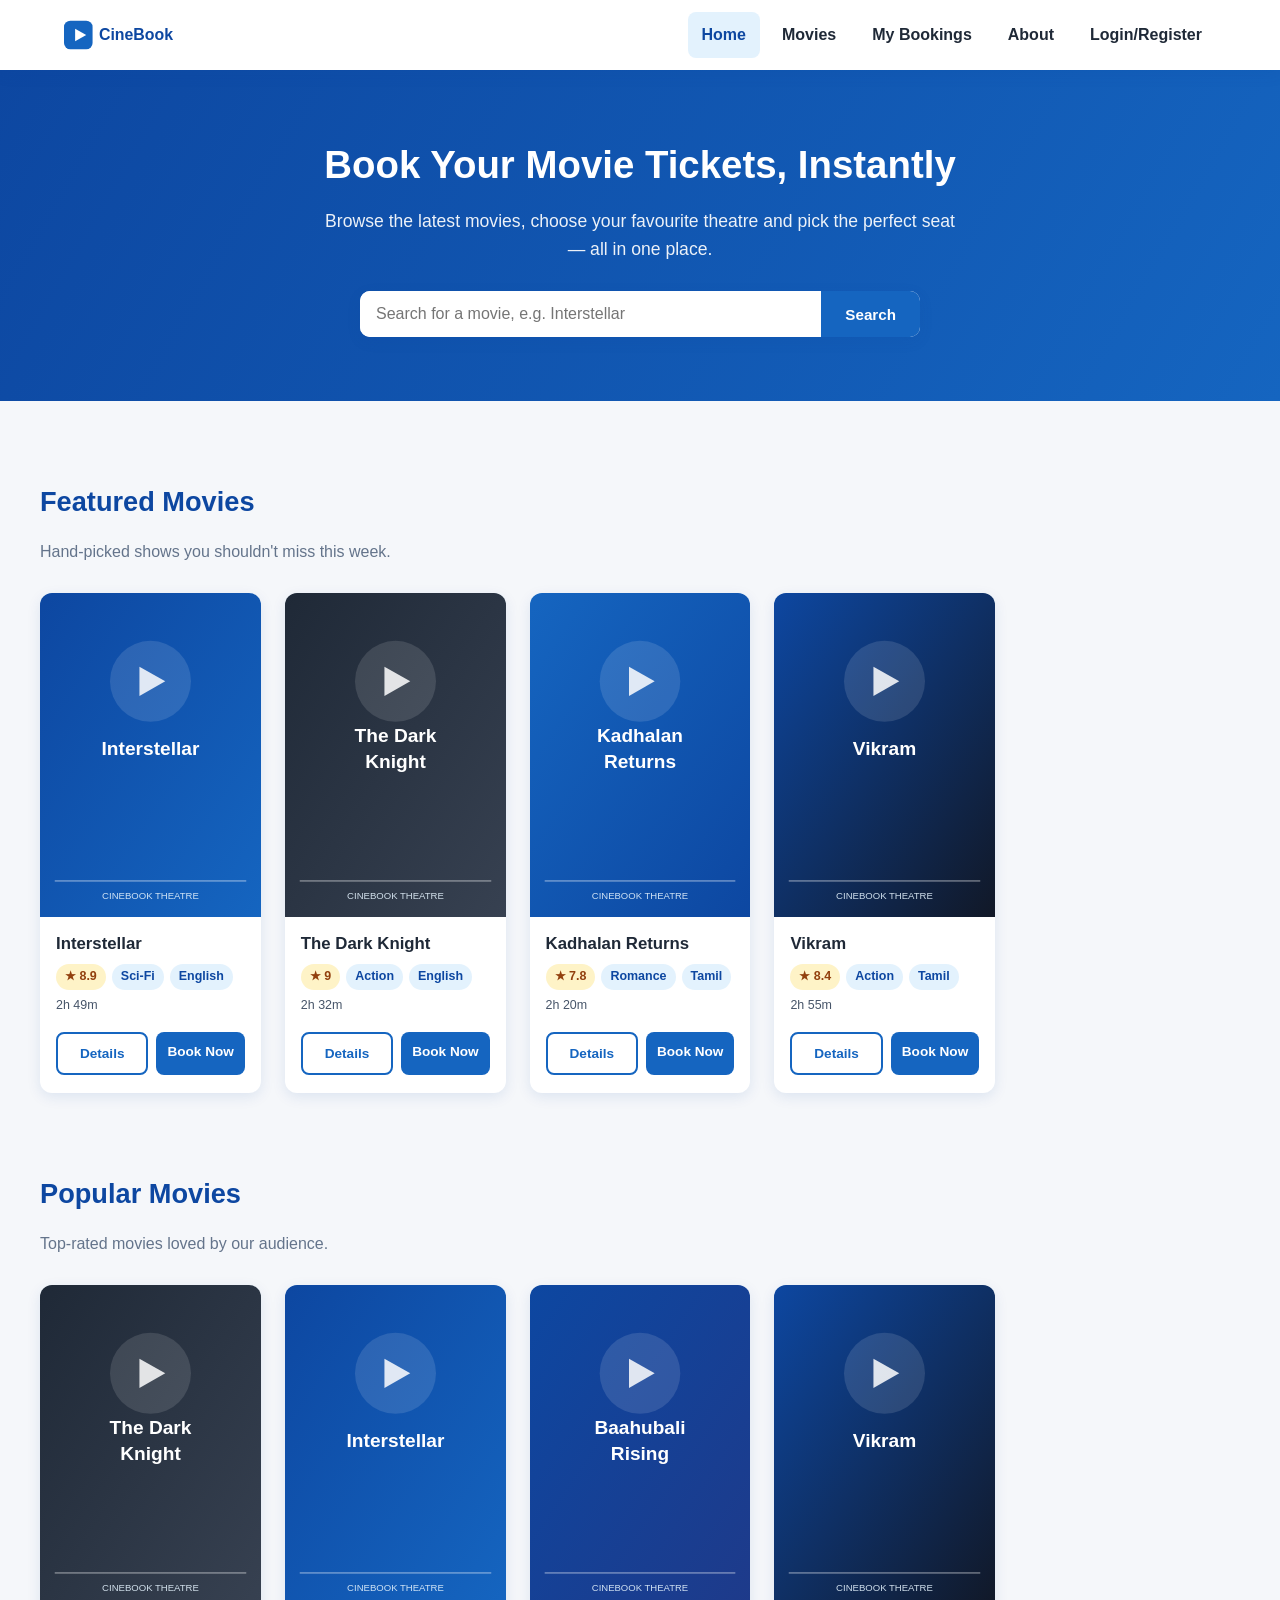
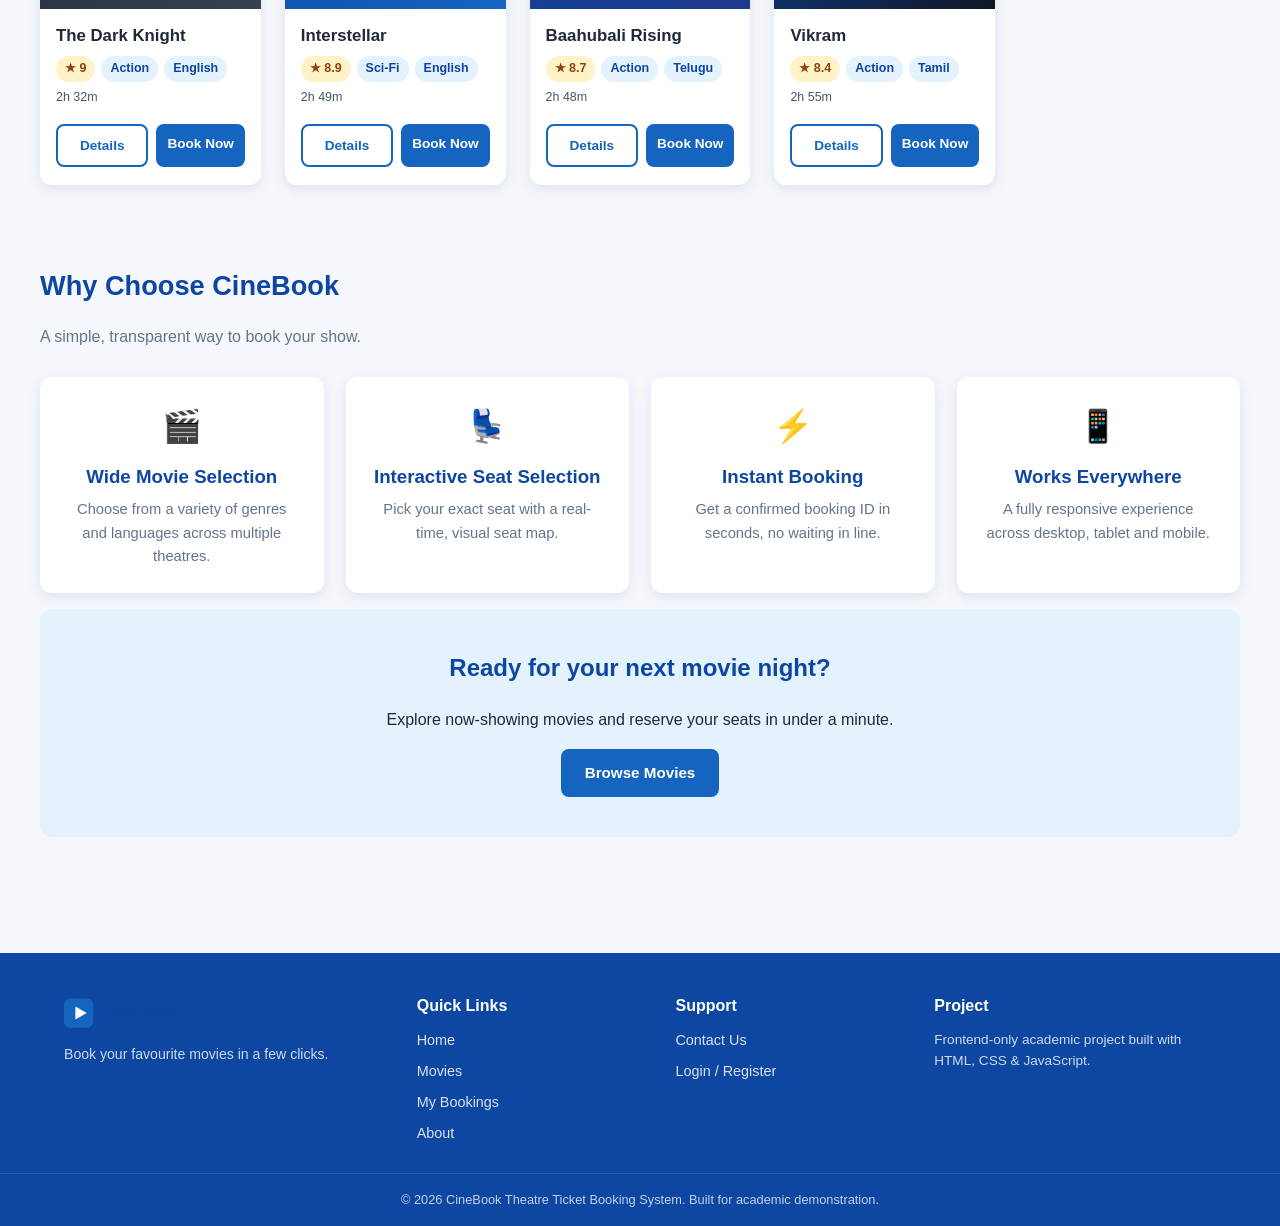
<file: index.html>
<!DOCTYPE html>
<html lang="en">
<head>
<meta charset="UTF-8">
<meta name="viewport" content="width=device-width, initial-scale=1.0">
<title>CineBook — Theatre Ticket Booking System</title>
<meta name="description" content="Book movie tickets online — browse movies, select seats and reserve your show in minutes.">
<link rel="stylesheet" href="css/style.css">
<link rel="stylesheet" href="css/responsive.css">
</head>
<body>

<div id="site-navbar"></div>

<header class="hero">
  <h1>Book Your Movie Tickets, Instantly</h1>
  <p>Browse the latest movies, choose your favourite theatre and pick the perfect seat — all in one place.</p>
  <form id="hero-search-form" class="search-bar" role="search">
    <label for="hero-search-input" class="sr-only" style="position:absolute;left:-9999px;">Search movies</label>
    <input type="text" id="hero-search-input" placeholder="Search for a movie, e.g. Interstellar">
    <button type="submit" class="btn btn-primary">Search</button>
  </form>
</header>

<main>
  <section class="section container">
    <h2 class="section-title">Featured Movies</h2>
    <p class="section-subtitle">Hand-picked shows you shouldn't miss this week.</p>
    <div id="featured-movies" class="grid"></div>
  </section>

  <section class="section container" style="padding-top:0;">
    <h2 class="section-title">Popular Movies</h2>
    <p class="section-subtitle">Top-rated movies loved by our audience.</p>
    <div id="popular-movies" class="grid"></div>
  </section>

  <section class="section container" style="padding-top:0;">
    <h2 class="section-title">Why Choose CineBook</h2>
    <p class="section-subtitle">A simple, transparent way to book your show.</p>
    <div class="feature-grid">
      <div class="feature-card">
        <div class="feature-icon">🎬</div>
        <h3>Wide Movie Selection</h3>
        <p>Choose from a variety of genres and languages across multiple theatres.</p>
      </div>
      <div class="feature-card">
        <div class="feature-icon">💺</div>
        <h3>Interactive Seat Selection</h3>
        <p>Pick your exact seat with a real-time, visual seat map.</p>
      </div>
      <div class="feature-card">
        <div class="feature-icon">⚡</div>
        <h3>Instant Booking</h3>
        <p>Get a confirmed booking ID in seconds, no waiting in line.</p>
      </div>
      <div class="feature-card">
        <div class="feature-icon">📱</div>
        <h3>Works Everywhere</h3>
        <p>A fully responsive experience across desktop, tablet and mobile.</p>
      </div>
    </div>

    <div class="cta-banner">
      <h2>Ready for your next movie night?</h2>
      <p>Explore now-showing movies and reserve your seats in under a minute.</p>
      <a href="movies.html" class="btn btn-primary">Browse Movies</a>
    </div>
  </section>
</main>

<div id="site-footer"></div>

<script src="js/data.js"></script>
<script src="js/common.js"></script>
<script src="js/home.js"></script>
</body>
</html>
</file>
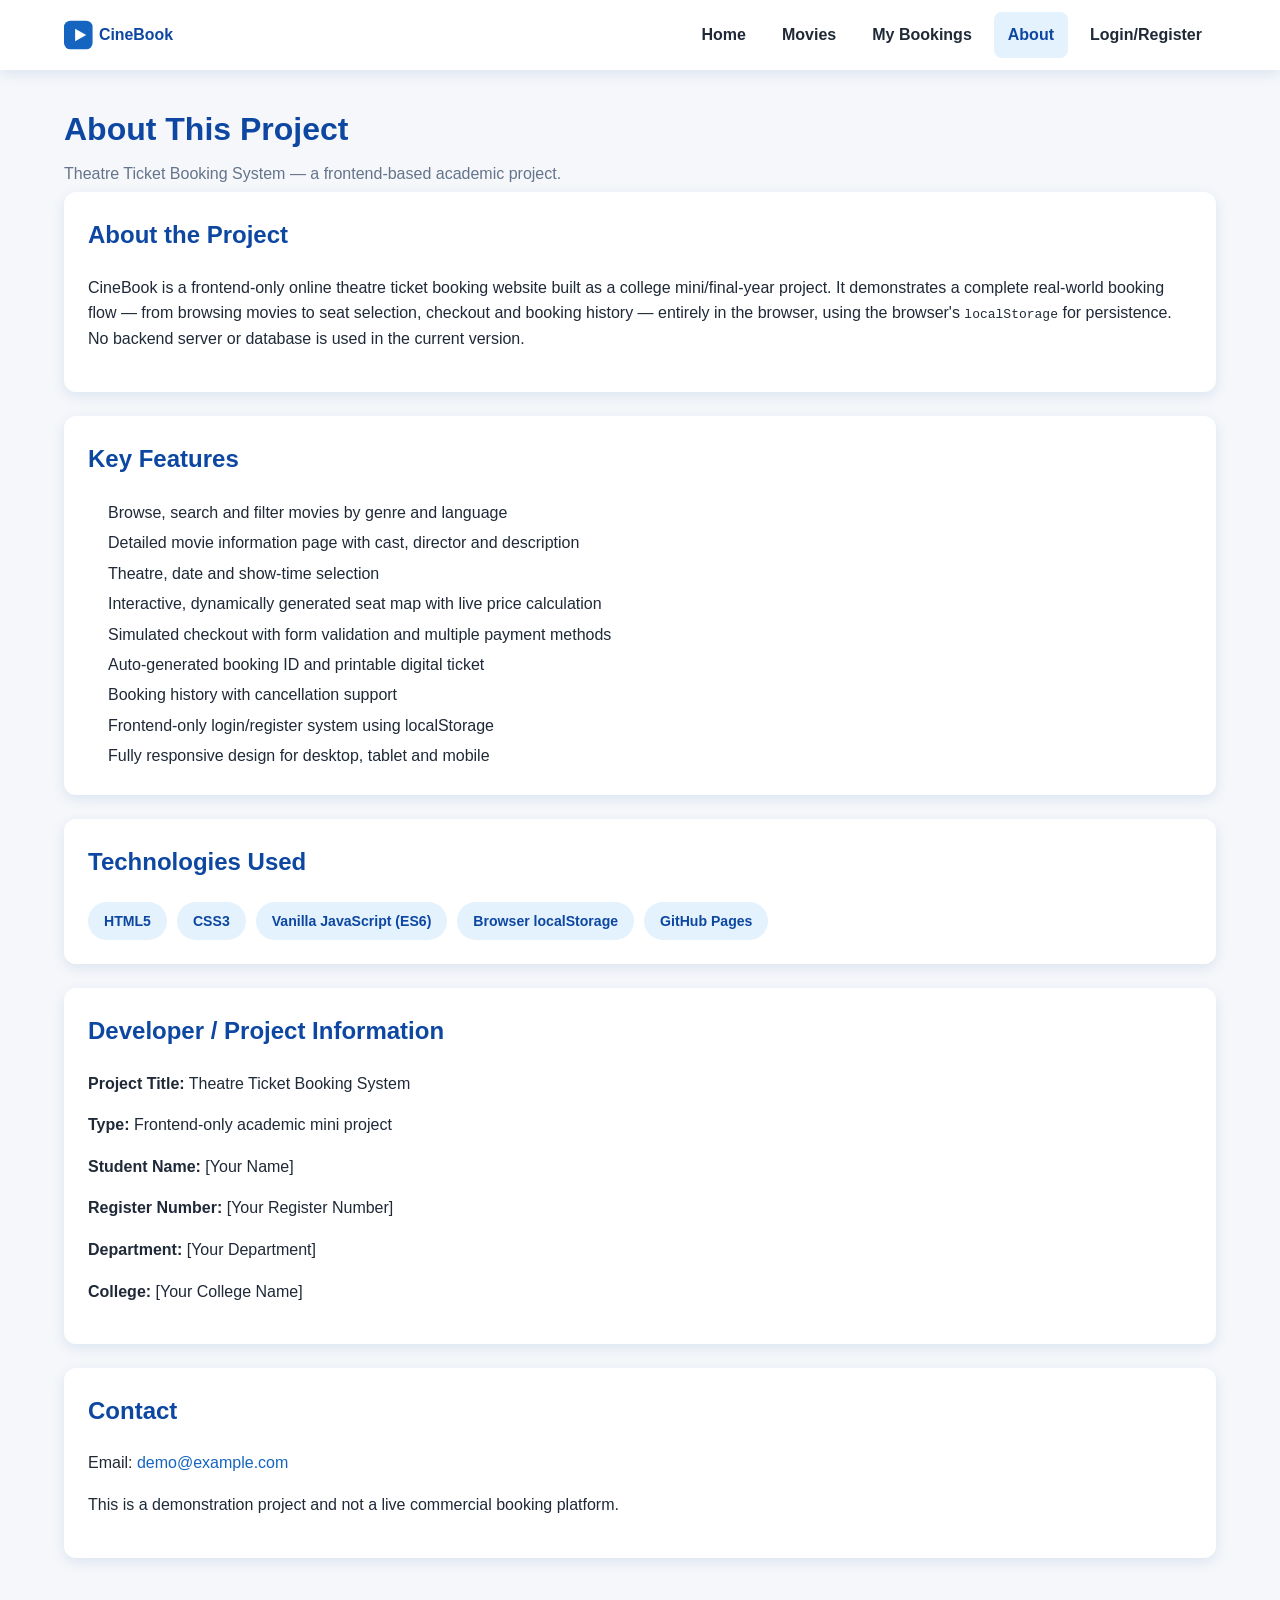
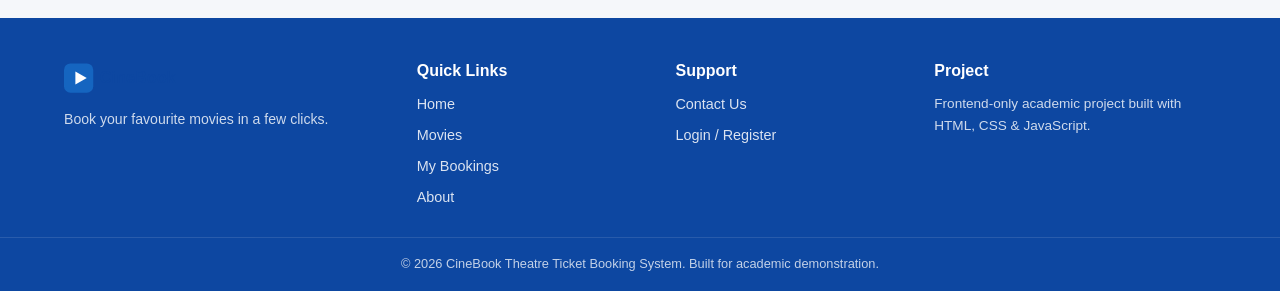
<file: about.html>
<!DOCTYPE html>
<html lang="en">
<head>
<meta charset="UTF-8">
<meta name="viewport" content="width=device-width, initial-scale=1.0">
<title>About — CineBook</title>
<link rel="stylesheet" href="css/style.css">
<link rel="stylesheet" href="css/responsive.css">
</head>
<body>

<div id="site-navbar"></div>

<main class="container">
  <div class="page-heading">
    <h1>About This Project</h1>
    <p>Theatre Ticket Booking System — a frontend-based academic project.</p>
  </div>

  <div class="card">
    <h2>About the Project</h2>
    <p>CineBook is a frontend-only online theatre ticket booking website built as a college mini/final-year
    project. It demonstrates a complete real-world booking flow — from browsing movies to seat selection,
    checkout and booking history — entirely in the browser, using the browser's <code>localStorage</code>
    for persistence. No backend server or database is used in the current version.</p>
  </div>

  <div class="card">
    <h2>Key Features</h2>
    <ul style="padding-left:20px;line-height:1.9;">
      <li>Browse, search and filter movies by genre and language</li>
      <li>Detailed movie information page with cast, director and description</li>
      <li>Theatre, date and show-time selection</li>
      <li>Interactive, dynamically generated seat map with live price calculation</li>
      <li>Simulated checkout with form validation and multiple payment methods</li>
      <li>Auto-generated booking ID and printable digital ticket</li>
      <li>Booking history with cancellation support</li>
      <li>Frontend-only login/register system using localStorage</li>
      <li>Fully responsive design for desktop, tablet and mobile</li>
    </ul>
  </div>

  <div class="card">
    <h2>Technologies Used</h2>
    <div class="tech-grid">
      <span class="tech-chip">HTML5</span>
      <span class="tech-chip">CSS3</span>
      <span class="tech-chip">Vanilla JavaScript (ES6)</span>
      <span class="tech-chip">Browser localStorage</span>
      <span class="tech-chip">GitHub Pages</span>
    </div>
  </div>

  <div class="card">
    <h2>Developer / Project Information</h2>
    <p><strong>Project Title:</strong> Theatre Ticket Booking System</p>
    <p><strong>Type:</strong> Frontend-only academic mini project</p>
    <p><strong>Student Name:</strong> [Your Name]</p>
    <p><strong>Register Number:</strong> [Your Register Number]</p>
    <p><strong>Department:</strong> [Your Department]</p>
    <p><strong>College:</strong> [Your College Name]</p>
  </div>

  <div class="card">
    <h2>Contact</h2>
    <p>Email: <a href="mailto:demo@example.com" style="color:var(--primary-blue);">demo@example.com</a></p>
    <p>This is a demonstration project and not a live commercial booking platform.</p>
  </div>
</main>

<div id="site-footer"></div>

<script src="js/data.js"></script>
<script src="js/common.js"></script>
<script src="js/about.js"></script>
</body>
</html>
</file>
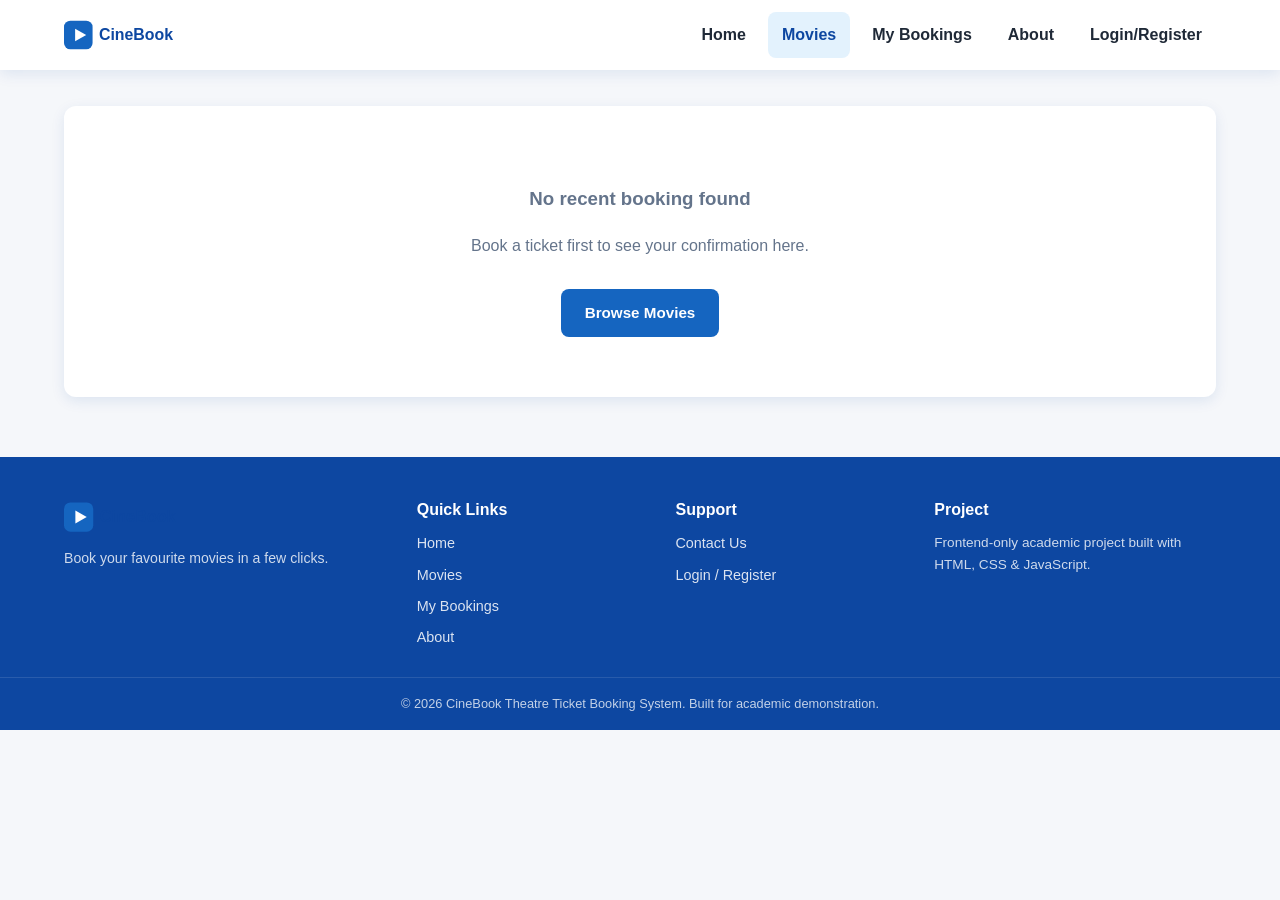
<file: booking-confirmation.html>
<!DOCTYPE html>
<html lang="en">
<head>
<meta charset="UTF-8">
<meta name="viewport" content="width=device-width, initial-scale=1.0">
<title>Booking Confirmed — CineBook</title>
<link rel="stylesheet" href="css/style.css">
<link rel="stylesheet" href="css/responsive.css">
</head>
<body>

<div id="site-navbar"></div>

<main class="container" style="padding-top:36px;">
  <div id="confirmation-content"></div>
</main>

<div id="site-footer"></div>

<script src="js/data.js"></script>
<script src="js/common.js"></script>
<script src="js/confirmation.js"></script>
</body>
</html>
</file>
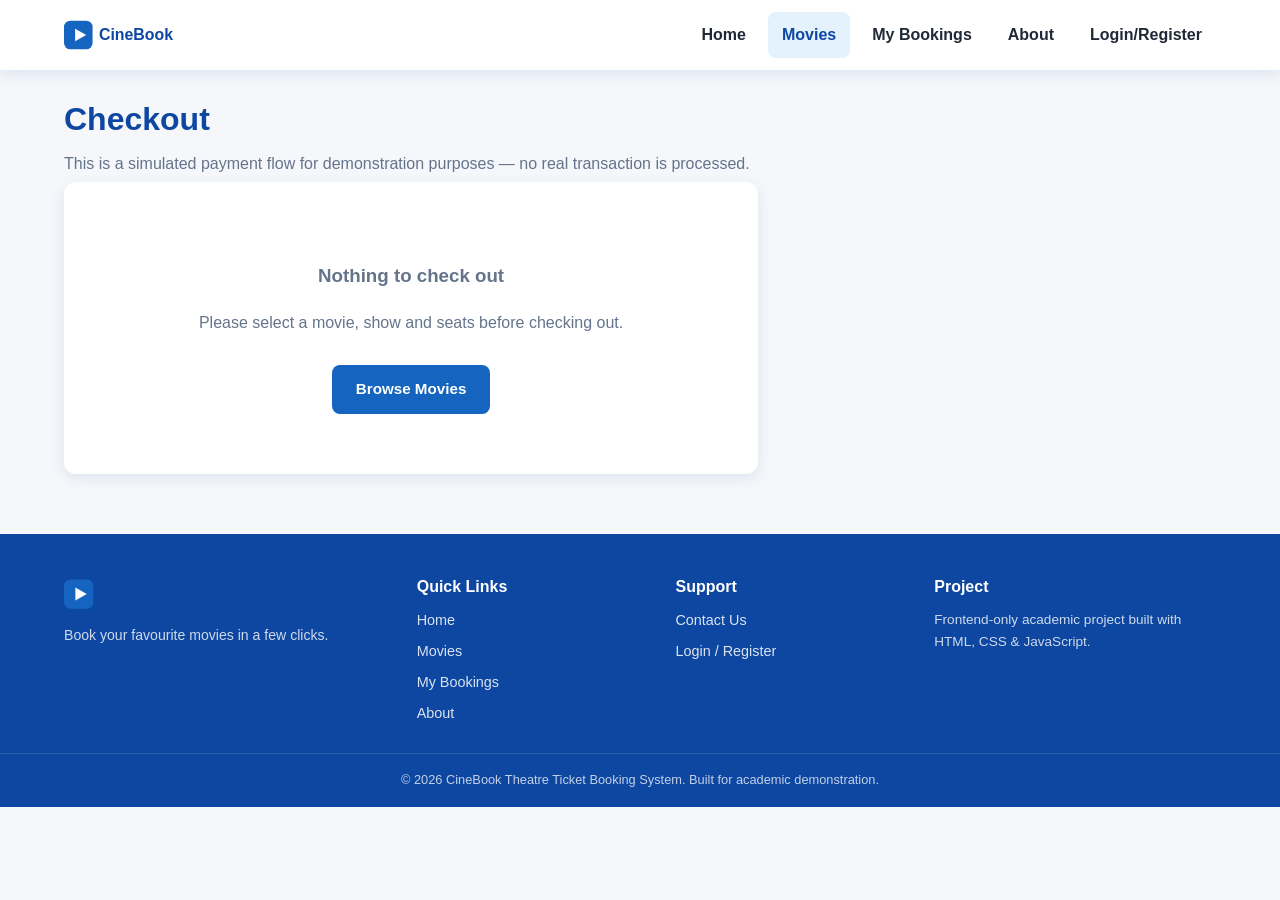
<file: checkout.html>
<!DOCTYPE html>
<html lang="en">
<head>
<meta charset="UTF-8">
<meta name="viewport" content="width=device-width, initial-scale=1.0">
<title>Checkout — CineBook</title>
<link rel="stylesheet" href="css/style.css">
<link rel="stylesheet" href="css/responsive.css">
</head>
<body>

<div id="site-navbar"></div>

<main class="container" style="padding-top:24px;">
  <div class="page-heading" style="padding-top:0;">
    <h1>Checkout</h1>
    <p>This is a simulated payment flow for demonstration purposes — no real transaction is processed.</p>
  </div>

  <div id="checkout-content" class="two-col">
    <form id="checkout-form">
      <div class="card">
        <h2>Customer Details</h2>
        <div class="form-group">
          <label for="full-name">Full Name</label>
          <input type="text" id="full-name" placeholder="Demo User" required>
          <span class="error-text"></span>
        </div>
        <div class="form-group">
          <label for="email">Email</label>
          <input type="email" id="email" placeholder="demo@example.com" required>
          <span class="error-text"></span>
        </div>
        <div class="form-group">
          <label for="mobile">Mobile Number</label>
          <input type="tel" id="mobile" placeholder="9876543210" maxlength="10" required>
          <span class="error-text"></span>
        </div>
      </div>

      <div class="card">
        <h2>Payment Method</h2>
        <div class="payment-options">
          <div class="payment-option" data-method="UPI">📱 UPI</div>
          <div class="payment-option" data-method="Card">💳 Card</div>
          <div class="payment-option" data-method="Net Banking">🏦 Net Banking</div>
          <div class="payment-option" data-method="Cash at Counter">💵 Cash at Counter</div>
        </div>
      </div>

      <button type="submit" class="btn btn-success btn-block" style="padding:16px;font-size:1.05rem;">Confirm Booking</button>
    </form>

    <div class="sticky-col">
      <div class="card" id="order-summary"></div>
    </div>
  </div>
</main>

<div id="site-footer"></div>

<script src="js/data.js"></script>
<script src="js/common.js"></script>
<script src="js/checkout.js"></script>
</body>
</html>
</file>
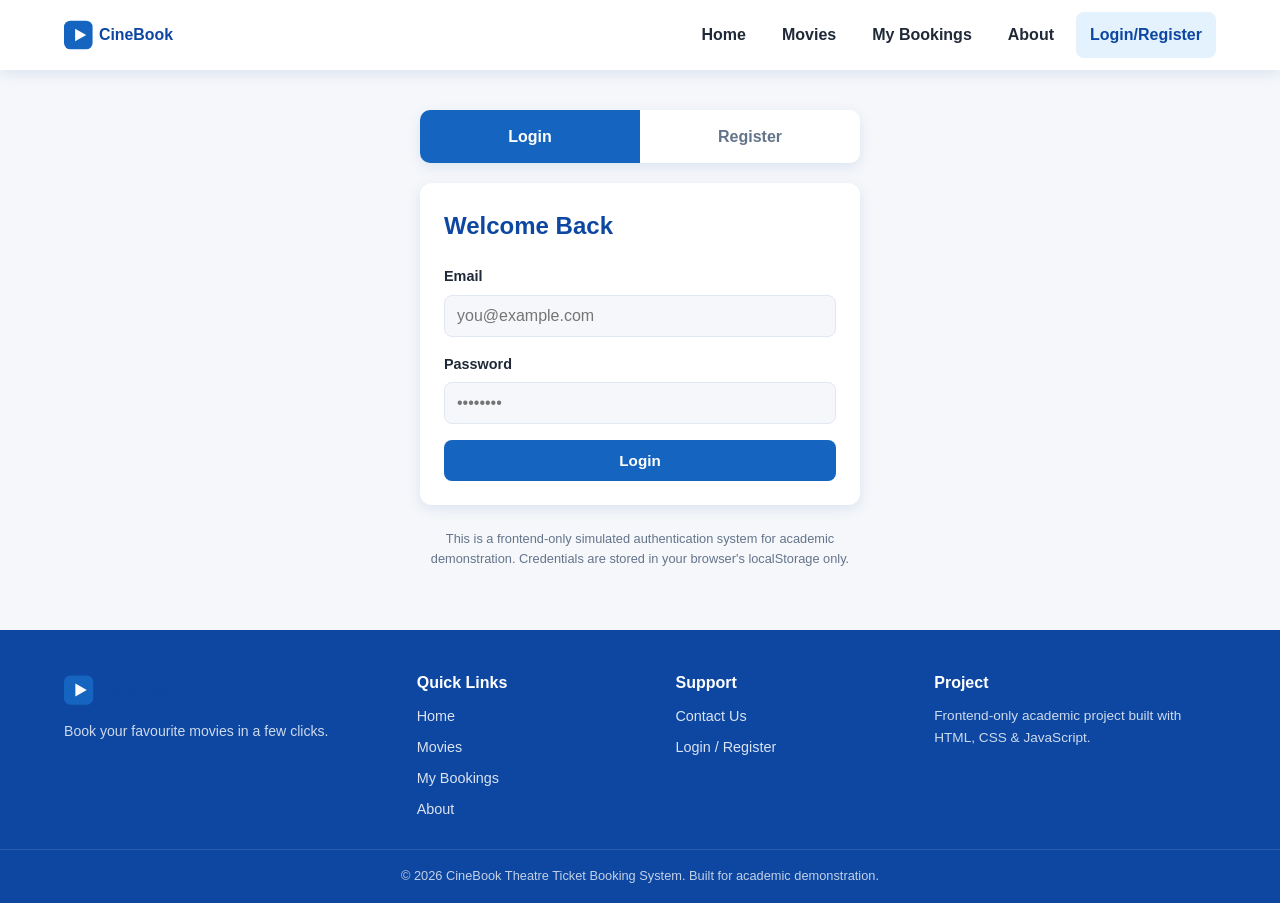
<file: login.html>
<!DOCTYPE html>
<html lang="en">
<head>
<meta charset="UTF-8">
<meta name="viewport" content="width=device-width, initial-scale=1.0">
<title>Login / Register — CineBook</title>
<link rel="stylesheet" href="css/style.css">
<link rel="stylesheet" href="css/responsive.css">
</head>
<body>

<div id="site-navbar"></div>

<main class="container">
  <div id="auth-content" class="auth-wrapper">
    <div class="auth-tabs">
      <div class="auth-tab active" data-target="login-panel">Login</div>
      <div class="auth-tab" data-target="register-panel">Register</div>
    </div>

    <div id="login-panel" class="auth-panel active">
      <form id="login-form" class="card">
        <h2>Welcome Back</h2>
        <div class="form-group">
          <label for="login-email">Email</label>
          <input type="email" id="login-email" placeholder="you@example.com" required>
          <span class="error-text"></span>
        </div>
        <div class="form-group">
          <label for="login-password">Password</label>
          <input type="password" id="login-password" placeholder="••••••••" required>
          <span class="error-text"></span>
        </div>
        <button type="submit" class="btn btn-primary btn-block">Login</button>
      </form>
    </div>

    <div id="register-panel" class="auth-panel">
      <form id="register-form" class="card">
        <h2>Create an Account</h2>
        <div class="form-group">
          <label for="register-name">Full Name</label>
          <input type="text" id="register-name" placeholder="Demo User" required>
          <span class="error-text"></span>
        </div>
        <div class="form-group">
          <label for="register-email">Email</label>
          <input type="email" id="register-email" placeholder="you@example.com" required>
          <span class="error-text"></span>
        </div>
        <div class="form-group">
          <label for="register-password">Password</label>
          <input type="password" id="register-password" placeholder="At least 6 characters" required>
          <span class="error-text"></span>
        </div>
        <div class="form-group">
          <label for="register-confirm">Confirm Password</label>
          <input type="password" id="register-confirm" placeholder="Re-enter password" required>
          <span class="error-text"></span>
        </div>
        <button type="submit" class="btn btn-primary btn-block">Register</button>
      </form>
    </div>

    <p style="text-align:center;color:#64748B;font-size:0.8rem;margin-top:16px;">
      This is a frontend-only simulated authentication system for academic demonstration.
      Credentials are stored in your browser's localStorage only.
    </p>
  </div>
</main>

<div id="site-footer"></div>

<script src="js/data.js"></script>
<script src="js/common.js"></script>
<script src="js/auth.js"></script>
</body>
</html>
</file>
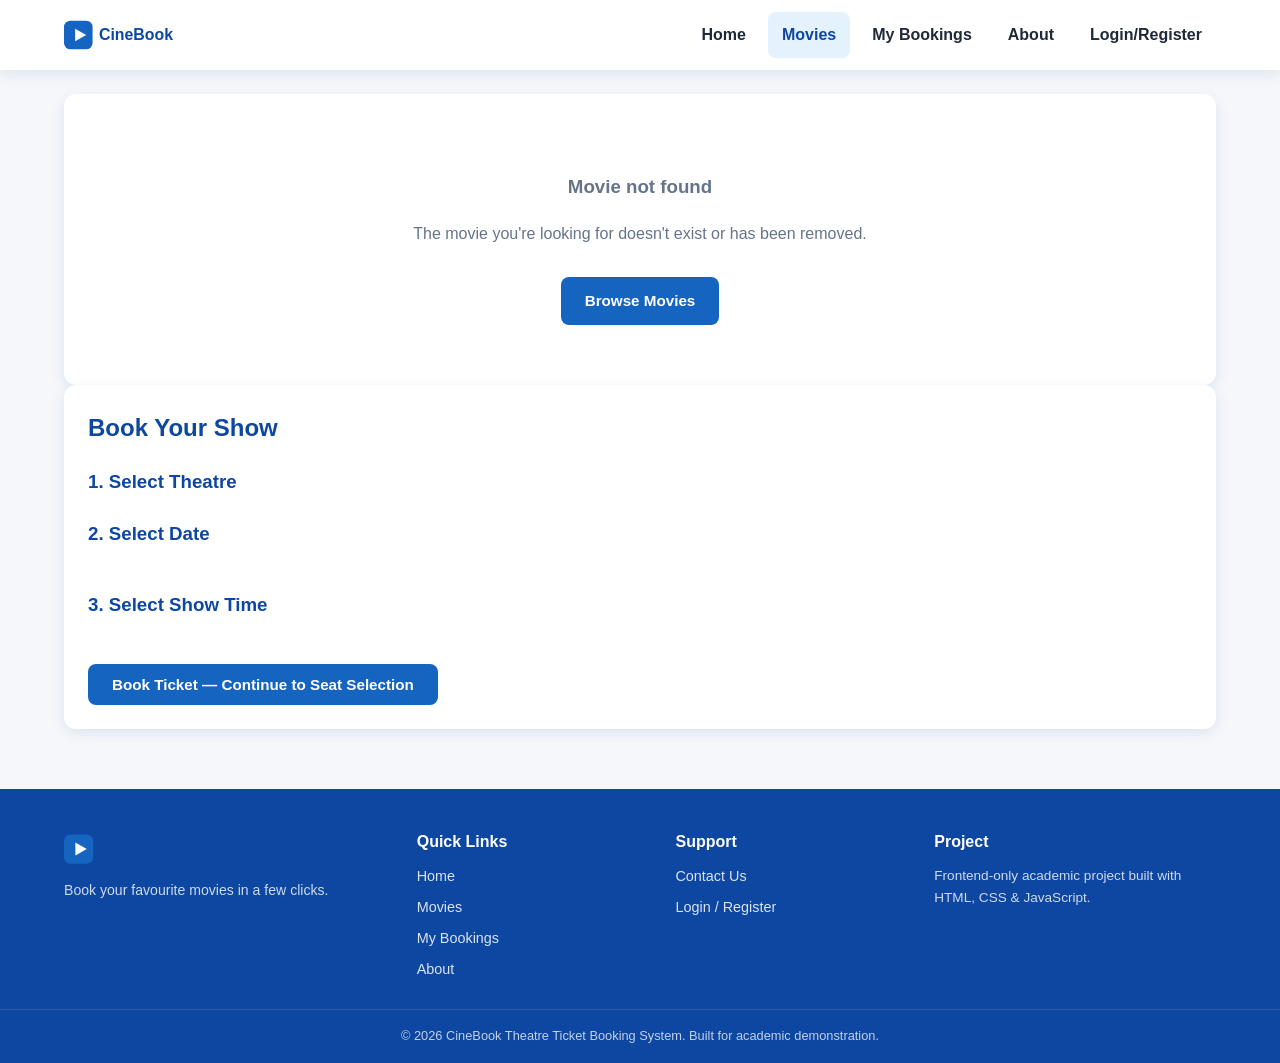
<file: movie-details.html>
<!DOCTYPE html>
<html lang="en">
<head>
<meta charset="UTF-8">
<meta name="viewport" content="width=device-width, initial-scale=1.0">
<title>Movie Details — CineBook</title>
<link rel="stylesheet" href="css/style.css">
<link rel="stylesheet" href="css/responsive.css">
</head>
<body>

<div id="site-navbar"></div>

<main class="container" style="padding-top:24px;">
  <div id="movie-details-content"></div>

  <section id="booking" class="card">
    <h2>Book Your Show</h2>

    <h3>1. Select Theatre</h3>
    <div id="theatre-options"></div>

    <h3 style="margin-top:22px;">2. Select Date</h3>
    <div id="date-options" class="pill-group"></div>

    <h3 style="margin-top:22px;">3. Select Show Time</h3>
    <div id="time-options" class="pill-group"></div>

    <button id="proceed-btn" class="btn btn-primary" style="margin-top:26px;" type="button">Book Ticket — Continue to Seat Selection</button>
  </section>
</main>

<div id="site-footer"></div>

<script src="js/data.js"></script>
<script src="js/common.js"></script>
<script src="js/movie-details.js"></script>
</body>
</html>
</file>
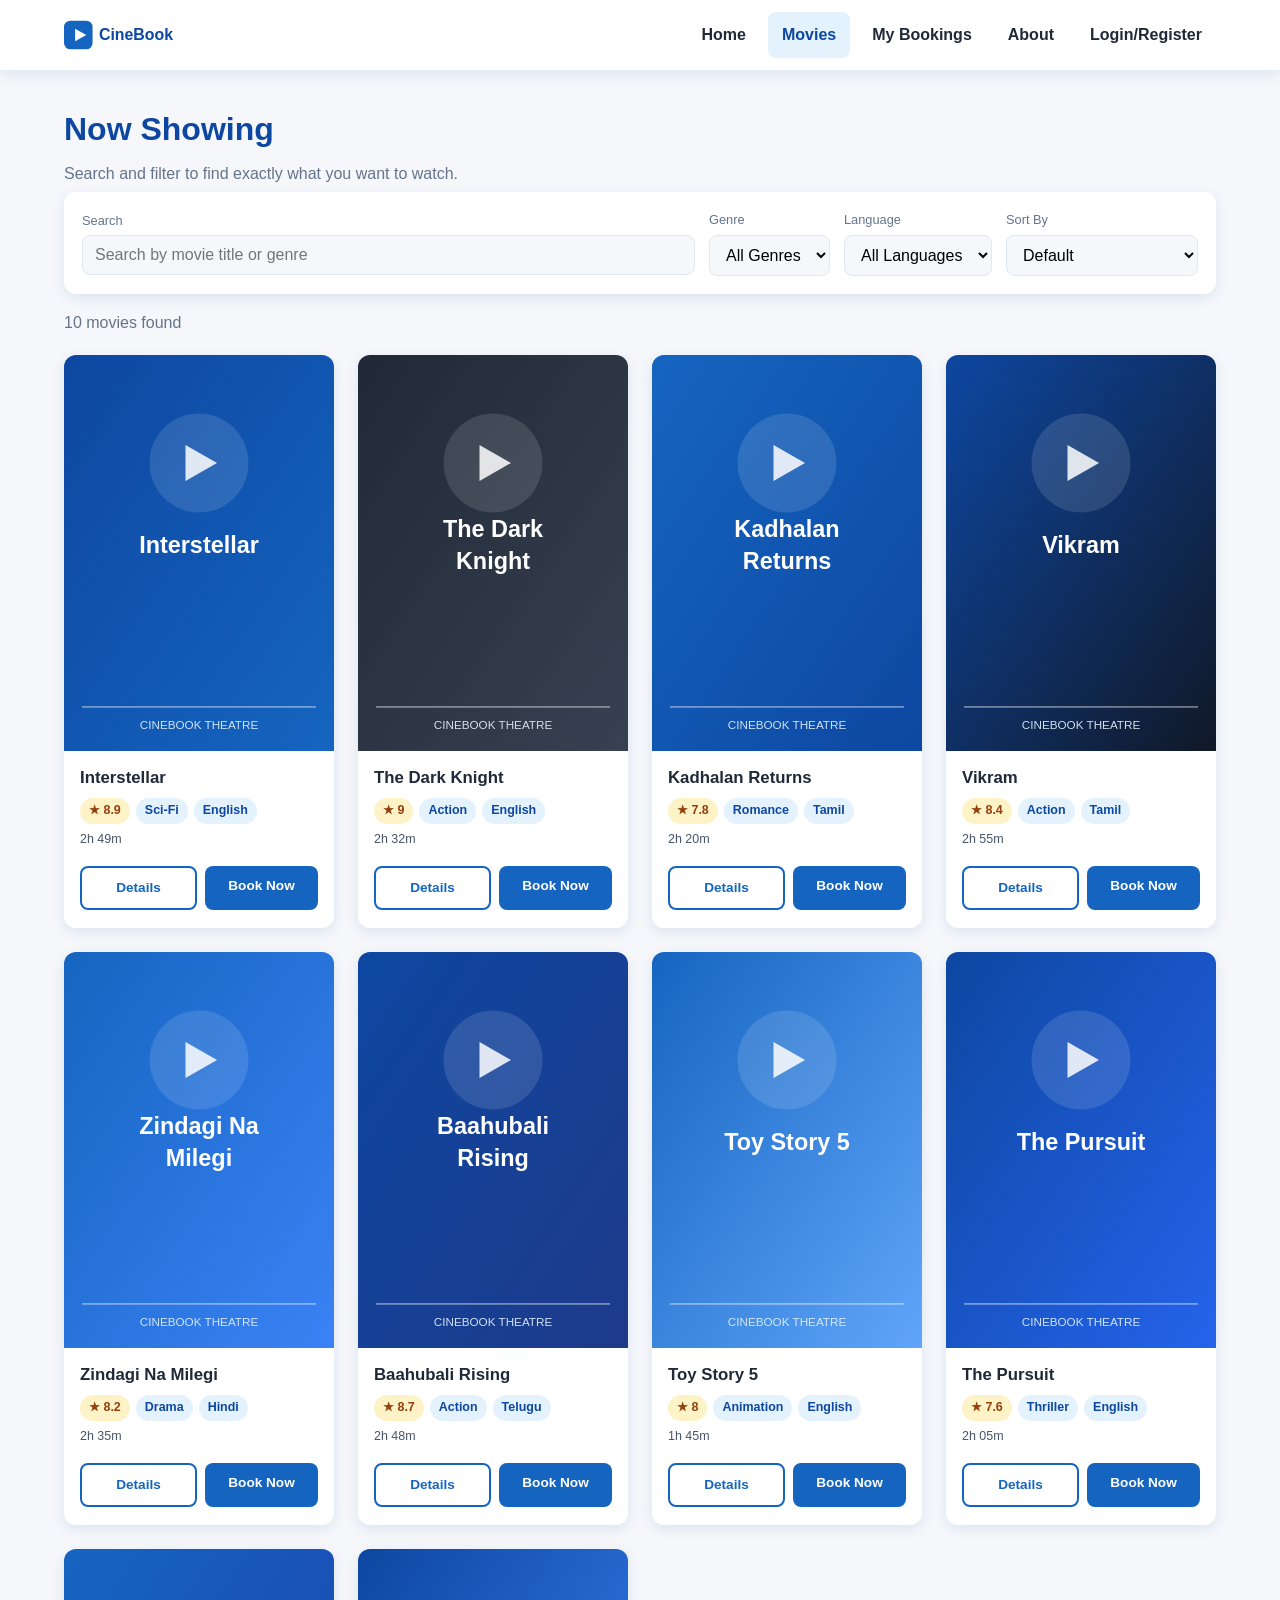
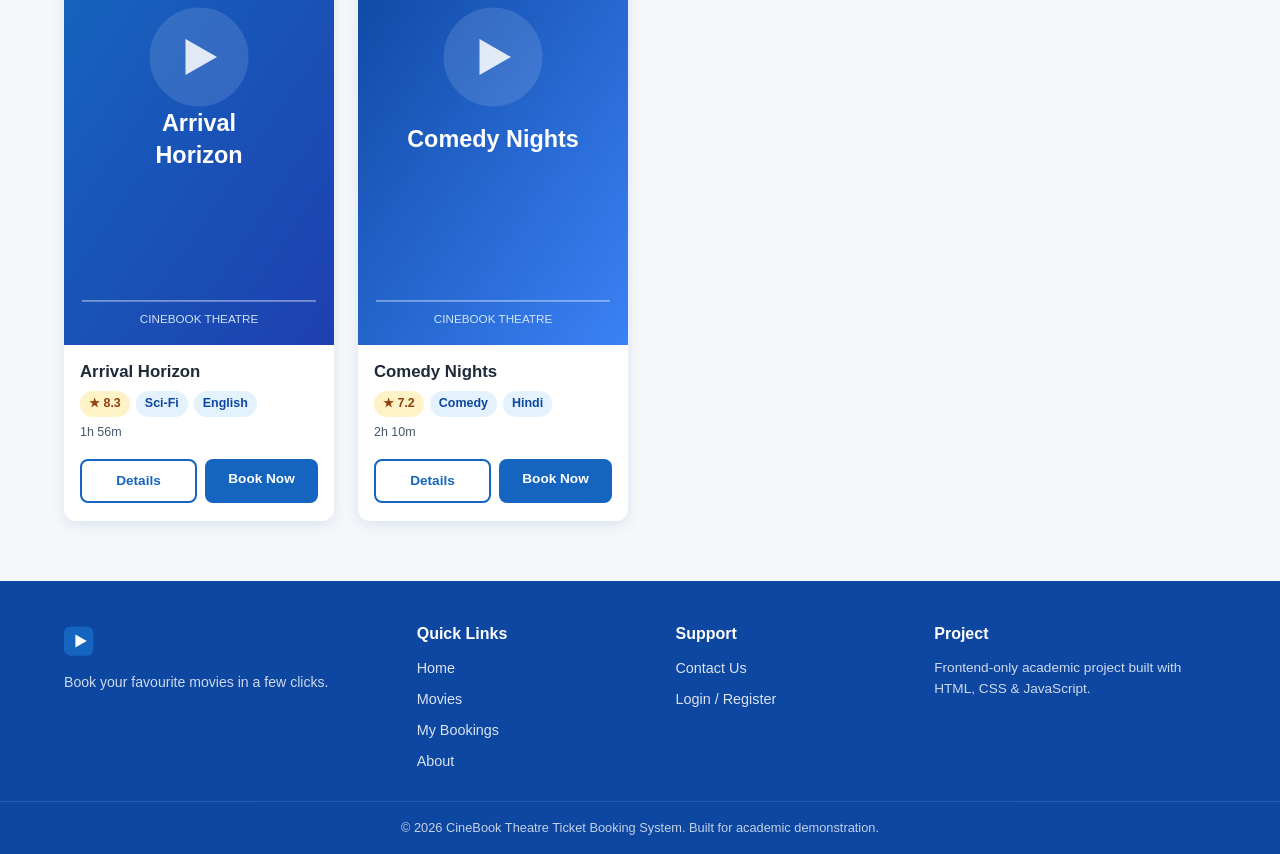
<file: movies.html>
<!DOCTYPE html>
<html lang="en">
<head>
<meta charset="UTF-8">
<meta name="viewport" content="width=device-width, initial-scale=1.0">
<title>Movies — CineBook</title>
<link rel="stylesheet" href="css/style.css">
<link rel="stylesheet" href="css/responsive.css">
</head>
<body>

<div id="site-navbar"></div>

<main class="container">
  <div class="page-heading">
    <h1>Now Showing</h1>
    <p>Search and filter to find exactly what you want to watch.</p>
  </div>

  <section class="filter-bar">
    <div class="filter-group" style="flex:2;min-width:220px;">
      <label class="filter-label" for="search-input">Search</label>
      <input type="text" id="search-input" placeholder="Search by movie title or genre">
    </div>
    <div class="filter-group">
      <label class="filter-label" for="genre-filter">Genre</label>
      <select id="genre-filter">
        <option value="">All Genres</option>
      </select>
    </div>
    <div class="filter-group">
      <label class="filter-label" for="language-filter">Language</label>
      <select id="language-filter">
        <option value="">All Languages</option>
      </select>
    </div>
    <div class="filter-group">
      <label class="filter-label" for="sort-filter">Sort By</label>
      <select id="sort-filter">
        <option value="">Default</option>
        <option value="rating">Rating (High to Low)</option>
        <option value="title">Title (A–Z)</option>
      </select>
    </div>
  </section>

  <p id="results-count" style="color:#64748B;margin-top:-12px;margin-bottom:20px;"></p>

  <section id="movie-results" class="grid" style="margin-bottom:50px;"></section>
</main>

<div id="site-footer"></div>

<script src="js/data.js"></script>
<script src="js/common.js"></script>
<script src="js/movies.js"></script>
</body>
</html>
</file>
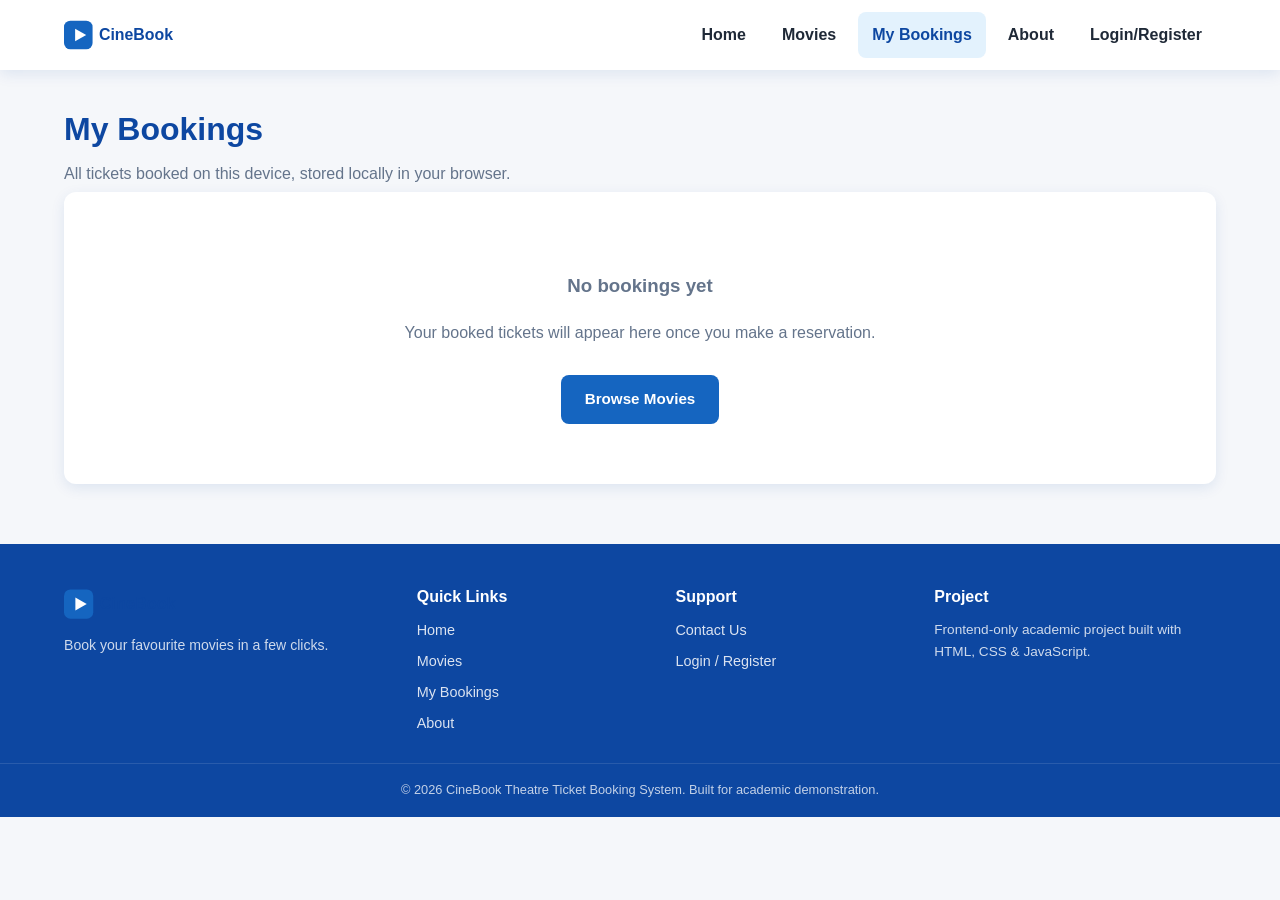
<file: my-bookings.html>
<!DOCTYPE html>
<html lang="en">
<head>
<meta charset="UTF-8">
<meta name="viewport" content="width=device-width, initial-scale=1.0">
<title>My Bookings — CineBook</title>
<link rel="stylesheet" href="css/style.css">
<link rel="stylesheet" href="css/responsive.css">
</head>
<body>

<div id="site-navbar"></div>

<main class="container">
  <div class="page-heading">
    <h1>My Bookings</h1>
    <p>All tickets booked on this device, stored locally in your browser.</p>
  </div>

  <div id="bookings-list" style="margin-bottom:50px;"></div>
</main>

<div id="site-footer"></div>

<script src="js/data.js"></script>
<script src="js/common.js"></script>
<script src="js/bookings.js"></script>
</body>
</html>
</file>
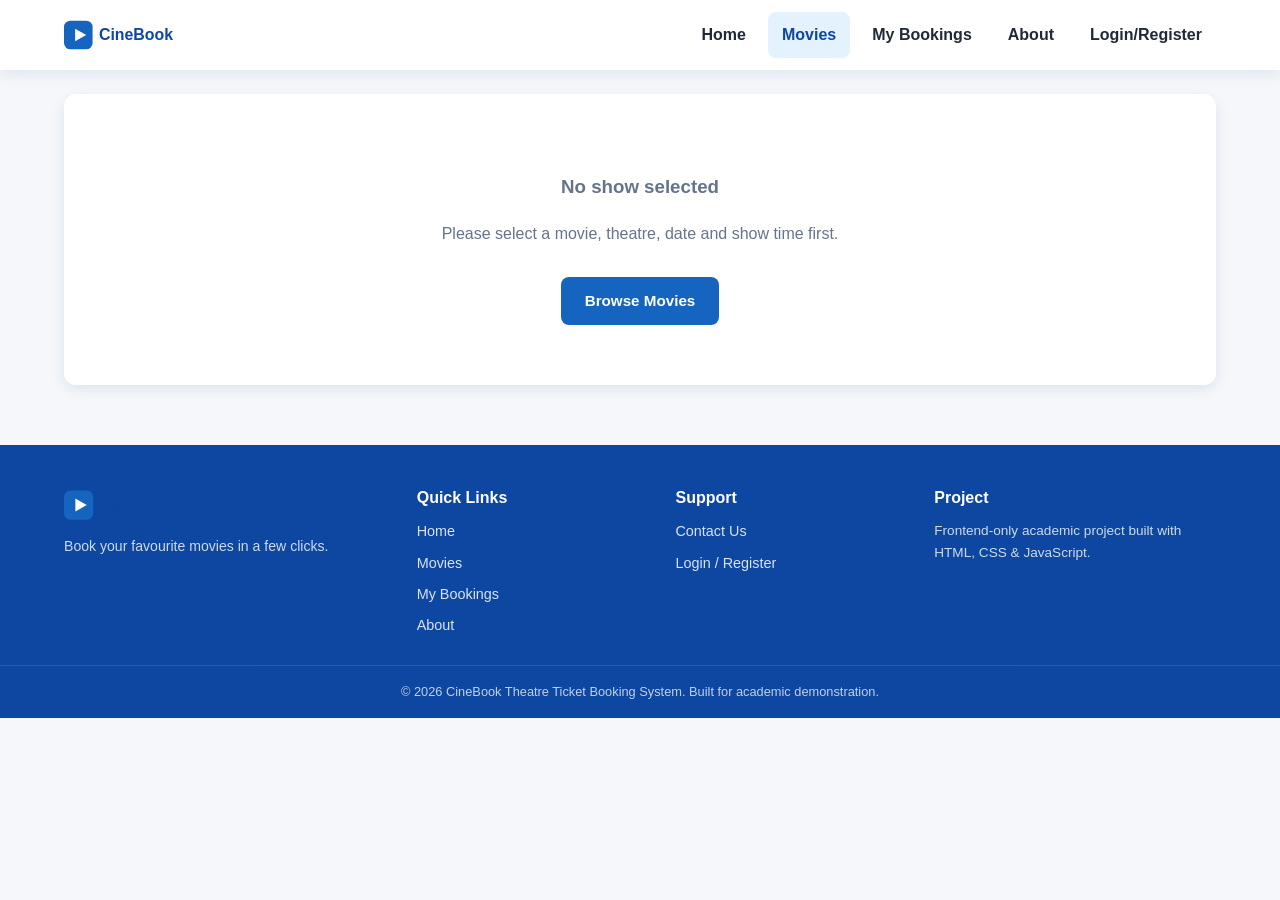
<file: seat-selection.html>
<!DOCTYPE html>
<html lang="en">
<head>
<meta charset="UTF-8">
<meta name="viewport" content="width=device-width, initial-scale=1.0">
<title>Select Seats — CineBook</title>
<link rel="stylesheet" href="css/style.css">
<link rel="stylesheet" href="css/responsive.css">
</head>
<body>

<div id="site-navbar"></div>

<main class="container" style="padding-top:24px;">
  <div id="seat-page-content">
    <div id="show-summary" class="card"></div>

    <div class="two-col">
      <div class="card">
        <h2>Select Your Seats</h2>
        <div class="screen-curve">SCREEN THIS WAY</div>
        <div id="seat-map" class="seat-map"></div>

        <div class="seat-legend">
          <div class="legend-item"><span class="legend-swatch available"></span> Available</div>
          <div class="legend-item"><span class="legend-swatch selected"></span> Selected</div>
          <div class="legend-item"><span class="legend-swatch occupied"></span> Occupied</div>
        </div>
      </div>

      <div class="sticky-col">
        <div class="card">
          <h3>Booking Summary</h3>
          <p><strong>Selected Seats:</strong> <span id="selected-seats-label">No seats selected yet</span></p>
          <div class="summary-box">
            <div class="summary-row"><span>Seats Selected</span><span id="seat-count">0</span></div>
            <div class="summary-row"><span>Ticket Price</span><span id="price-line">—</span></div>
            <div class="summary-row"><span>Convenience Fee</span><span id="fee-line">₹0</span></div>
            <div class="summary-row total"><span>Total Amount</span><span id="total-line">₹0</span></div>
          </div>
          <button id="proceed-checkout-btn" class="btn btn-primary btn-block" style="margin-top:18px;" type="button" disabled>Proceed to Checkout</button>
        </div>
      </div>
    </div>
  </div>
</main>

<div id="site-footer"></div>

<script src="js/data.js"></script>
<script src="js/common.js"></script>
<script src="js/seat-selection.js"></script>
</body>
</html>
</file>
<file: css/style.css>
/* ============================================================
   style.css — Core styles for Theatre Ticket Booking System
   Theme: Blue + White
   ============================================================ */

:root {
  --primary-blue: #1565C0;
  --dark-blue: #0D47A1;
  --light-blue: #E3F2FD;
  --white: #FFFFFF;
  --text-dark: #1F2937;
  --light-gray: #F5F7FA;
  --success-green: #16A34A;
  --danger-red: #DC2626;
  --border-color: #E2E8F0;
  --shadow: 0 4px 14px rgba(13, 71, 161, 0.10);
  --radius: 12px;
  --font: "Segoe UI", Roboto, Arial, sans-serif;
}

* { box-sizing: border-box; }

html { scroll-behavior: smooth; }

body {
  margin: 0;
  font-family: var(--font);
  color: var(--text-dark);
  background: var(--light-gray);
  line-height: 1.6;
}

img { max-width: 100%; display: block; }

a { text-decoration: none; color: inherit; }

ul { list-style: none; margin: 0; padding: 0; }

button, input, select, textarea { font-family: inherit; font-size: 1rem; }

:focus-visible {
  outline: 3px solid var(--primary-blue);
  outline-offset: 2px;
}

.container {
  max-width: 1200px;
  margin: 0 auto;
  padding: 0 24px;
}

/* ---------- Buttons ---------- */
.btn {
  display: inline-block;
  padding: 12px 24px;
  border-radius: 8px;
  border: none;
  cursor: pointer;
  font-weight: 600;
  font-size: 0.95rem;
  transition: transform 0.15s ease, box-shadow 0.15s ease, background 0.15s ease;
  text-align: center;
}
.btn:hover { transform: translateY(-2px); }
.btn-primary { background: var(--primary-blue); color: var(--white); }
.btn-primary:hover { background: var(--dark-blue); box-shadow: var(--shadow); }
.btn-outline { background: transparent; color: var(--primary-blue); border: 2px solid var(--primary-blue); }
.btn-outline:hover { background: var(--light-blue); }
.btn-success { background: var(--success-green); color: var(--white); }
.btn-danger { background: var(--danger-red); color: var(--white); }
.btn-block { width: 100%; }
.btn-sm { padding: 8px 14px; font-size: 0.85rem; }
.btn[disabled] { opacity: 0.55; cursor: not-allowed; transform: none; }

/* ---------- Navbar ---------- */
#site-navbar { background: var(--white); box-shadow: var(--shadow); position: sticky; top: 0; z-index: 100; }
.navbar {
  max-width: 1200px;
  margin: 0 auto;
  display: flex;
  align-items: center;
  justify-content: space-between;
  padding: 12px 24px;
}
.nav-logo img { height: 38px; width: auto; }
.nav-menu { display: flex; align-items: center; gap: 8px; }
.nav-link {
  padding: 10px 14px;
  border-radius: 8px;
  font-weight: 600;
  color: var(--text-dark);
  transition: background 0.15s, color 0.15s;
}
.nav-link:hover, .nav-link.active { background: var(--light-blue); color: var(--dark-blue); }
.nav-toggle {
  display: none;
  flex-direction: column;
  gap: 5px;
  background: none;
  border: none;
  cursor: pointer;
  padding: 6px;
}
.nav-toggle span { width: 26px; height: 3px; background: var(--dark-blue); border-radius: 2px; }

/* ---------- Hero ---------- */
.hero {
  background: linear-gradient(120deg, var(--dark-blue), var(--primary-blue));
  color: var(--white);
  padding: 64px 24px;
  text-align: center;
}
.hero h1 { font-size: 2.4rem; margin: 0 0 12px; }
.hero p { font-size: 1.1rem; opacity: 0.92; max-width: 640px; margin: 0 auto 28px; }

.search-bar {
  display: flex;
  max-width: 560px;
  margin: 0 auto;
  background: var(--white);
  border-radius: 10px;
  overflow: hidden;
  box-shadow: var(--shadow);
}
.search-bar input {
  flex: 1;
  border: none;
  padding: 14px 16px;
  font-size: 1rem;
  color: var(--text-dark);
}
.search-bar input:focus { outline: none; }
.search-bar button { border-radius: 0; }

/* ---------- Sections ---------- */
.section { padding: 56px 0; }
.section-title { font-size: 1.7rem; color: var(--dark-blue); margin-bottom: 6px; }
.section-subtitle { color: #64748B; margin-bottom: 28px; }

.grid {
  display: grid;
  grid-template-columns: repeat(auto-fill, minmax(220px, 1fr));
  gap: 24px;
}

/* ---------- Movie card ---------- */
.movie-card {
  background: var(--white);
  border-radius: var(--radius);
  overflow: hidden;
  box-shadow: var(--shadow);
  display: flex;
  flex-direction: column;
  transition: transform 0.2s ease;
}
.movie-card:hover { transform: translateY(-4px); }
.movie-card img { width: 100%; aspect-ratio: 3/4.4; object-fit: cover; background: var(--light-blue); }
.movie-card-body { padding: 14px 16px 18px; display: flex; flex-direction: column; gap: 6px; flex: 1; }
.movie-card-body h3 { margin: 0; font-size: 1.05rem; }
.movie-meta { display: flex; flex-wrap: wrap; gap: 6px; font-size: 0.78rem; color: #475569; }
.badge {
  display: inline-block;
  background: var(--light-blue);
  color: var(--dark-blue);
  padding: 3px 9px;
  border-radius: 20px;
  font-weight: 600;
}
.rating-badge { background: #FEF3C7; color: #92400E; }
.movie-card-actions { margin-top: auto; display: flex; gap: 8px; padding-top: 10px; }
.movie-card-actions .btn { flex: 1; padding: 9px 10px; font-size: 0.85rem; }

/* ---------- Why choose us ---------- */
.feature-grid { display: grid; grid-template-columns: repeat(auto-fit, minmax(220px, 1fr)); gap: 22px; }
.feature-card {
  background: var(--white);
  border-radius: var(--radius);
  padding: 24px;
  text-align: center;
  box-shadow: var(--shadow);
}
.feature-icon { font-size: 2rem; margin-bottom: 10px; }
.feature-card h3 { margin: 6px 0; color: var(--dark-blue); }
.feature-card p { color: #64748B; font-size: 0.92rem; margin: 0; }

.cta-banner {
  background: var(--light-blue);
  border-radius: var(--radius);
  padding: 40px 24px;
  text-align: center;
  margin-top: 16px;
}
.cta-banner h2 { color: var(--dark-blue); margin-top: 0; }

/* ---------- Filters ---------- */
.filter-bar {
  display: flex;
  flex-wrap: wrap;
  gap: 14px;
  background: var(--white);
  padding: 18px;
  border-radius: var(--radius);
  box-shadow: var(--shadow);
  margin-bottom: 28px;
  align-items: center;
}
.filter-bar input, .filter-bar select {
  padding: 10px 12px;
  border: 1px solid var(--border-color);
  border-radius: 8px;
  background: var(--light-gray);
}
.filter-bar input { flex: 1; min-width: 180px; }
.filter-label { font-size: 0.8rem; color: #64748B; display: block; margin-bottom: 4px; }
.filter-group { display: flex; flex-direction: column; }

.empty-state {
  text-align: center;
  padding: 60px 20px;
  color: #64748B;
  background: var(--white);
  border-radius: var(--radius);
  box-shadow: var(--shadow);
}
.empty-state .btn { margin-top: 14px; }

/* ---------- Movie details ---------- */
.details-hero {
  display: grid;
  grid-template-columns: 280px 1fr;
  gap: 32px;
  background: var(--white);
  border-radius: var(--radius);
  box-shadow: var(--shadow);
  padding: 28px;
  margin-bottom: 28px;
}
.details-hero img { border-radius: 10px; width: 100%; }
.details-hero h1 { margin-top: 0; color: var(--dark-blue); }
.details-meta { display: flex; flex-wrap: wrap; gap: 8px; margin: 10px 0 16px; }
.details-list { margin: 14px 0; padding: 0; }
.details-list li { margin-bottom: 6px; font-size: 0.94rem; }
.details-list strong { color: var(--dark-blue); }

.card {
  background: var(--white);
  border-radius: var(--radius);
  box-shadow: var(--shadow);
  padding: 24px;
  margin-bottom: 24px;
}
.card h2, .card h3 { margin-top: 0; color: var(--dark-blue); }

.pill-group { display: flex; flex-wrap: wrap; gap: 10px; }
.pill {
  padding: 10px 16px;
  border: 2px solid var(--border-color);
  border-radius: 30px;
  cursor: pointer;
  background: var(--white);
  font-weight: 600;
  font-size: 0.88rem;
  transition: all 0.15s;
}
.pill:hover { border-color: var(--primary-blue); }
.pill.selected { background: var(--primary-blue); border-color: var(--primary-blue); color: var(--white); }

.theatre-option {
  border: 2px solid var(--border-color);
  border-radius: 10px;
  padding: 14px 16px;
  cursor: pointer;
  display: flex;
  justify-content: space-between;
  align-items: center;
  margin-bottom: 10px;
  transition: all 0.15s;
}
.theatre-option:hover { border-color: var(--primary-blue); }
.theatre-option.selected { border-color: var(--primary-blue); background: var(--light-blue); }
.theatre-option .price { font-weight: 700; color: var(--dark-blue); }

/* ---------- Seat selection ---------- */
.screen-curve {
  width: 80%;
  max-width: 500px;
  margin: 0 auto 30px;
  height: 34px;
  border-radius: 100% 100% 0 0 / 100% 100% 0 0;
  background: linear-gradient(180deg, var(--primary-blue), rgba(21,101,192,0.1));
  text-align: center;
  color: var(--white);
  font-size: 0.75rem;
  font-weight: 700;
  letter-spacing: 2px;
  padding-top: 6px;
}
.seat-map { display: flex; flex-direction: column; align-items: center; gap: 10px; margin-bottom: 20px; }
.seat-row { display: flex; align-items: center; gap: 8px; }
.row-label { width: 20px; font-weight: 700; color: var(--dark-blue); text-align: center; }
.seat {
  width: 34px;
  height: 34px;
  border-radius: 8px 8px 4px 4px;
  border: 2px solid #93C5FD;
  background: var(--light-blue);
  cursor: pointer;
  font-size: 0.7rem;
  display: flex;
  align-items: center;
  justify-content: center;
  color: var(--dark-blue);
  transition: all 0.15s;
}
.seat:hover:not(.occupied) { border-color: var(--primary-blue); transform: scale(1.08); }
.seat.selected { background: var(--primary-blue); border-color: var(--dark-blue); color: var(--white); }
.seat.occupied { background: #E2E8F0; border-color: #CBD5E1; color: #94A3B8; cursor: not-allowed; }

.seat-legend { display: flex; justify-content: center; gap: 22px; flex-wrap: wrap; margin: 24px 0; font-size: 0.85rem; }
.legend-item { display: flex; align-items: center; gap: 8px; }
.legend-swatch { width: 20px; height: 20px; border-radius: 5px; border: 2px solid #93C5FD; }
.legend-swatch.selected { background: var(--primary-blue); border-color: var(--dark-blue); }
.legend-swatch.occupied { background: #E2E8F0; border-color: #CBD5E1; }
.legend-swatch.available { background: var(--light-blue); }

/* ---------- Summary box ---------- */
.summary-box { background: var(--light-blue); border-radius: 10px; padding: 18px; }
.summary-row { display: flex; justify-content: space-between; padding: 6px 0; font-size: 0.95rem; }
.summary-row.total { font-weight: 800; font-size: 1.15rem; border-top: 2px dashed #90CAF9; margin-top: 8px; padding-top: 12px; color: var(--dark-blue); }

/* ---------- Forms ---------- */
.form-group { margin-bottom: 16px; }
.form-group label { display: block; font-weight: 600; margin-bottom: 6px; font-size: 0.9rem; }
.form-group input, .form-group select {
  width: 100%;
  padding: 11px 12px;
  border: 1px solid var(--border-color);
  border-radius: 8px;
  background: var(--light-gray);
}
.form-group input:focus, .form-group select:focus { outline: 2px solid var(--primary-blue); background: var(--white); }
.error-text { color: var(--danger-red); font-size: 0.8rem; margin-top: 4px; display: none; }
.form-group.has-error input { border-color: var(--danger-red); }
.form-group.has-error .error-text { display: block; }

.payment-options { display: grid; grid-template-columns: repeat(auto-fit, minmax(140px, 1fr)); gap: 12px; }
.payment-option {
  border: 2px solid var(--border-color);
  border-radius: 10px;
  padding: 16px;
  text-align: center;
  cursor: pointer;
  font-weight: 600;
}
.payment-option.selected { border-color: var(--primary-blue); background: var(--light-blue); color: var(--dark-blue); }

/* ---------- Two-column layout ---------- */
.two-col { display: grid; grid-template-columns: 1.6fr 1fr; gap: 24px; align-items: start; }
.sticky-col { position: sticky; top: 90px; }

/* ---------- Confirmation ---------- */
.confirmation-box { text-align: center; max-width: 560px; margin: 0 auto; }
.confirmation-box img { margin: 0 auto 14px; }
.ticket-card {
  background: var(--white);
  border-radius: var(--radius);
  box-shadow: var(--shadow);
  padding: 24px;
  text-align: left;
  margin-top: 20px;
  border-top: 6px dashed var(--primary-blue);
}
.ticket-row { display: flex; justify-content: space-between; padding: 8px 0; border-bottom: 1px solid var(--border-color); font-size: 0.95rem; }
.ticket-row:last-child { border-bottom: none; }
.qr-placeholder {
  width: 120px; height: 120px; margin: 16px auto;
  background: repeating-linear-gradient(45deg, var(--dark-blue) 0 6px, var(--white) 6px 12px);
  border: 4px solid var(--dark-blue); border-radius: 8px;
}
.status-tag { padding: 4px 12px; border-radius: 20px; font-size: 0.78rem; font-weight: 700; }
.status-confirmed { background: #DCFCE7; color: var(--success-green); }
.status-cancelled { background: #FEE2E2; color: var(--danger-red); }

/* ---------- Bookings list ---------- */
.booking-item { background: var(--white); border-radius: var(--radius); box-shadow: var(--shadow); padding: 20px; margin-bottom: 18px; }
.booking-head { display: flex; justify-content: space-between; align-items: center; margin-bottom: 10px; flex-wrap: wrap; gap: 8px; }
.booking-grid { display: grid; grid-template-columns: repeat(auto-fit, minmax(120px, 1fr)); gap: 10px; margin: 12px 0; font-size: 0.9rem; }
.booking-grid strong { display: block; color: var(--dark-blue); font-size: 0.78rem; text-transform: uppercase; letter-spacing: 0.4px; }
.booking-actions { display: flex; gap: 10px; }

/* ---------- Auth ---------- */
.auth-wrapper { max-width: 440px; margin: 40px auto; }
.auth-tabs { display: flex; margin-bottom: 20px; background: var(--white); border-radius: 10px; overflow: hidden; box-shadow: var(--shadow); }
.auth-tab { flex: 1; text-align: center; padding: 14px; cursor: pointer; font-weight: 700; color: #64748B; }
.auth-tab.active { background: var(--primary-blue); color: var(--white); }
.auth-panel { display: none; }
.auth-panel.active { display: block; }

/* ---------- About ---------- */
.tech-grid { display: flex; flex-wrap: wrap; gap: 10px; }
.tech-chip { background: var(--light-blue); color: var(--dark-blue); padding: 8px 16px; border-radius: 20px; font-weight: 600; font-size: 0.88rem; }

/* ---------- Footer ---------- */
.footer { background: var(--dark-blue); color: var(--white); margin-top: 60px; }
.footer-inner {
  max-width: 1200px; margin: 0 auto; padding: 40px 24px 20px;
  display: grid; grid-template-columns: 1.4fr 1fr 1fr 1.2fr; gap: 24px;
}
.footer-tagline { opacity: 0.8; font-size: 0.88rem; margin-top: 10px; }
.footer-col h4 { margin: 0 0 10px; }
.footer-col a { display: block; opacity: 0.85; margin-bottom: 8px; font-size: 0.9rem; }
.footer-col a:hover { opacity: 1; text-decoration: underline; }
.footer-col p { opacity: 0.8; font-size: 0.85rem; margin: 0; }
.footer-bottom { text-align: center; padding: 16px; font-size: 0.8rem; opacity: 0.75; border-top: 1px solid rgba(255,255,255,0.15); }

/* ---------- Toasts ---------- */
#toast-container { position: fixed; bottom: 24px; right: 24px; display: flex; flex-direction: column; gap: 10px; z-index: 999; }
.toast {
  background: var(--dark-blue); color: var(--white);
  padding: 14px 18px; border-radius: 8px; box-shadow: var(--shadow);
  opacity: 0; transform: translateY(12px); transition: all 0.3s ease;
  font-size: 0.9rem; max-width: 320px;
}
.toast.show { opacity: 1; transform: translateY(0); }
.toast-success { background: var(--success-green); }
.toast-error { background: var(--danger-red); }

/* ---------- Loading ---------- */
.loading-spinner { width: 34px; height: 34px; border: 4px solid var(--light-blue); border-top-color: var(--primary-blue); border-radius: 50%; animation: spin 0.8s linear infinite; margin: 30px auto; }
@keyframes spin { to { transform: rotate(360deg); } }

.page-heading { padding: 34px 0 6px; }
.page-heading h1 { color: var(--dark-blue); margin: 0 0 6px; }
.page-heading p { color: #64748B; margin: 0; }

@media print {
  #site-navbar, #site-footer, .no-print { display: none !important; }
}
</file>
<file: css/responsive.css>
/* ============================================================
   responsive.css — Breakpoints for tablet and mobile devices
   ============================================================ */

/* Tablet: <=1024px */
@media (max-width: 1024px) {
  .details-hero { grid-template-columns: 220px 1fr; }
  .two-col { grid-template-columns: 1fr; }
  .sticky-col { position: static; }
  .footer-inner { grid-template-columns: 1fr 1fr; }
}

/* Tablet portrait: <=768px */
@media (max-width: 768px) {
  .nav-toggle { display: flex; }
  .nav-menu {
    position: absolute;
    top: 64px; left: 0; right: 0;
    background: var(--white);
    flex-direction: column;
    align-items: stretch;
    padding: 10px 16px 18px;
    box-shadow: var(--shadow);
    display: none;
    gap: 4px;
  }
  .nav-menu.open { display: flex; }
  .nav-link { padding: 12px 14px; }

  .hero h1 { font-size: 1.9rem; }
  .details-hero { grid-template-columns: 1fr; }
  .details-hero img { max-width: 220px; margin: 0 auto; }
  .grid { grid-template-columns: repeat(auto-fill, minmax(160px, 1fr)); gap: 16px; }
  .seat { width: 28px; height: 28px; font-size: 0.62rem; }
  .footer-inner { grid-template-columns: 1fr 1fr; }
}

/* Mobile: <=480px */
@media (max-width: 480px) {
  .container { padding: 0 16px; }
  .hero { padding: 44px 16px; }
  .hero h1 { font-size: 1.5rem; }
  .search-bar { flex-direction: column; border-radius: 10px; }
  .search-bar button { width: 100%; }
  .grid { grid-template-columns: repeat(2, 1fr); gap: 12px; }
  .details-hero, .card { padding: 16px; }
  .filter-bar { flex-direction: column; align-items: stretch; }
  .booking-grid { grid-template-columns: repeat(2, 1fr); }
  .seat { width: 24px; height: 24px; font-size: 0.55rem; }
  .row-label { width: 16px; font-size: 0.75rem; }
  .footer-inner { grid-template-columns: 1fr; text-align: left; }
  .payment-options { grid-template-columns: repeat(2, 1fr); }
}
</file>
